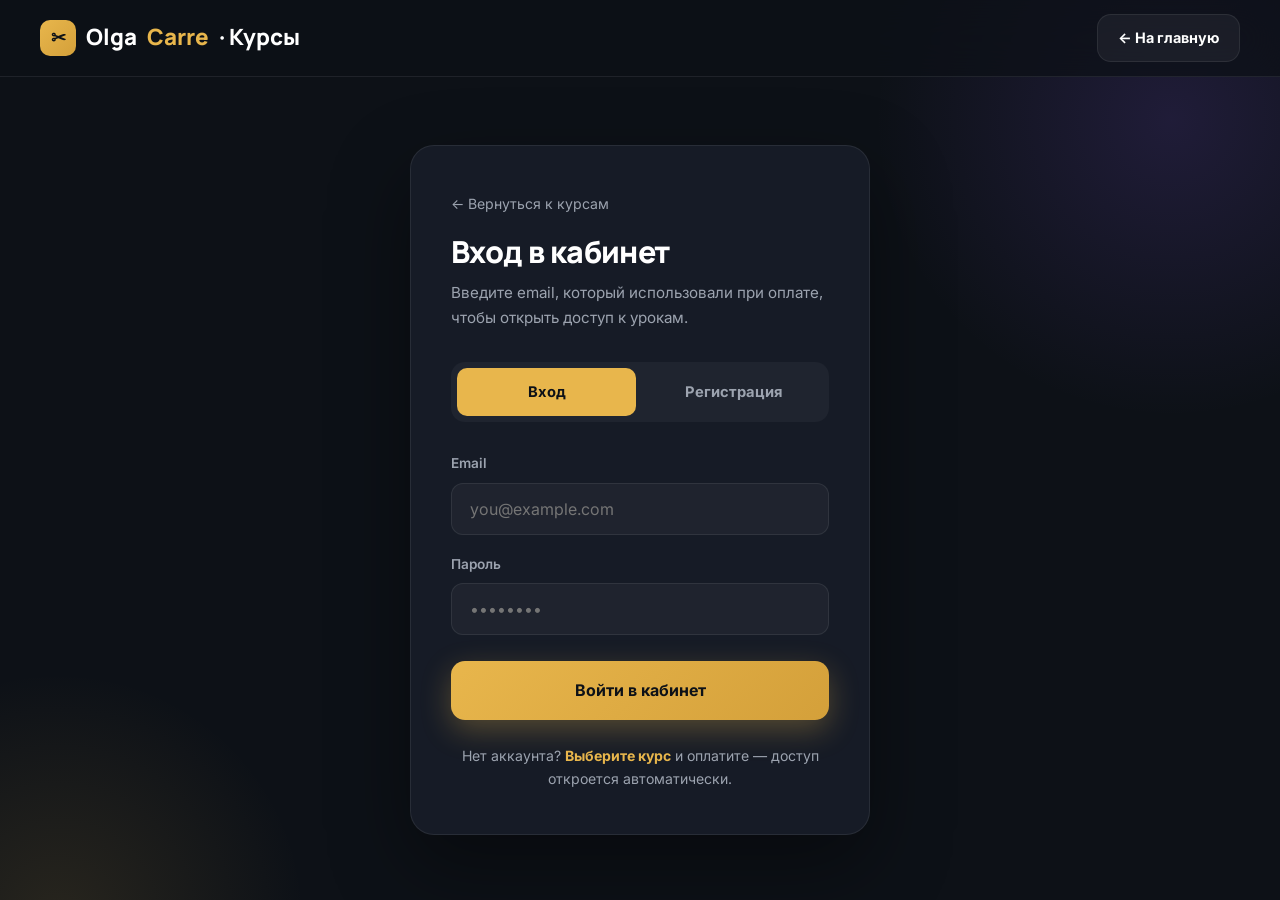
<file: cabinet.html>
<!DOCTYPE html>
<html lang="ru">
<head>
  <meta charset="UTF-8">
  <meta name="viewport" content="width=device-width, initial-scale=1.0">
  <title>Личный кабинет | Курсы Olga Carre</title>
  <meta name="robots" content="noindex, nofollow">
  <link rel="icon" href="/favicon.ico">
  <link rel="preconnect" href="https://fonts.googleapis.com">
  <link rel="preconnect" href="https://fonts.gstatic.com" crossorigin>
  <link href="https://fonts.googleapis.com/css2?family=Inter:wght@400;500;600;700;800&family=Manrope:wght@500;600;700;800&display=swap" rel="stylesheet">
  <link rel="stylesheet" href="style.css">

  <style>
    body{padding-top:80px}
    .cabinet{
      padding:50px 0 80px;
      min-height:100vh;
    }
    .cab-header{
      display:flex;
      justify-content:space-between;
      align-items:center;
      gap:20px;
      flex-wrap:wrap;
      margin-bottom:40px;
      padding-bottom:30px;
      border-bottom:1px solid var(--line);
    }
    .cab-header h1{font-size:2rem}
    .cab-header p{font-size:.95rem;margin-top:6px}
    .cab-user{
      display:flex;
      align-items:center;
      gap:14px;
      padding:14px 18px;
      background:var(--navy-2);
      border:1px solid var(--line);
      border-radius:16px;
    }
    .cab-avatar{
      width:44px;height:44px;
      border-radius:50%;
      background:linear-gradient(135deg,var(--gold),var(--gold-2));
      display:grid;place-items:center;
      color:var(--navy);
      font-weight:800;
      font-size:1.1rem;
    }
    .cab-user b{display:block;font-size:.95rem}
    .cab-user small{color:var(--muted);font-size:.82rem}

    .cab-layout{
      display:grid;
      grid-template-columns:300px 1fr;
      gap:30px;
      align-items:start;
    }

    .lessons-nav{
      background:var(--navy-2);
      border:1px solid var(--line);
      border-radius:20px;
      padding:20px;
      position:sticky;
      top:100px;
    }
    .lessons-nav h3{
      font-size:.82rem;
      text-transform:uppercase;
      letter-spacing:.12em;
      color:var(--muted);
      margin-bottom:16px;
      font-weight:800;
    }
    .lessons-nav ul{list-style:none}
    .lesson-link{
      display:flex;
      gap:12px;
      align-items:flex-start;
      padding:14px;
      border-radius:12px;
      cursor:pointer;
      transition:.2s;
      margin-bottom:6px;
      color:var(--muted);
      font-size:.92rem;
      line-height:1.4;
    }
    .lesson-link:hover{background:rgba(255,255,255,.04);color:var(--white)}
    .lesson-link.active{
      background:linear-gradient(135deg,rgba(232,182,76,.15),rgba(232,182,76,.05));
      color:var(--white);
      border-left:3px solid var(--gold);
    }
    .lesson-num{
      flex-shrink:0;
      width:26px;height:26px;
      border-radius:50%;
      background:rgba(255,255,255,.08);
      display:grid;place-items:center;
      font-size:.78rem;
      font-weight:800;
    }
    .lesson-link.active .lesson-num{
      background:var(--gold);
      color:var(--navy);
    }
    .lesson-link.done .lesson-num{
      background:#22c55e;
      color:#fff;
    }

    .lesson-content{
      background:var(--navy-2);
      border:1px solid var(--line);
      border-radius:20px;
      padding:38px;
    }
    .lesson-content h2{
      font-size:1.8rem;
      margin-bottom:20px;
    }
    .lesson-meta{
      display:flex;
      gap:20px;
      flex-wrap:wrap;
      color:var(--muted);
      font-size:.9rem;
      margin-bottom:26px;
      padding-bottom:26px;
      border-bottom:1px solid var(--line);
    }
    .lesson-meta span{display:flex;gap:6px;align-items:center}

    .video-wrap{
      aspect-ratio:16/9;
      background:#000;
      border-radius:16px;
      overflow:hidden;
      margin-bottom:30px;
      position:relative;
    }
    .video-wrap iframe,
    .video-wrap video{
      width:100%;height:100%;border:0;display:block;
    }
    .video-placeholder{
      position:absolute;
      inset:0;
      display:grid;
      place-items:center;
      background:linear-gradient(135deg,#0f172a,#1e293b);
      color:var(--muted);
      font-size:.95rem;
      text-align:center;
      padding:20px;
    }
    .video-placeholder .icon{
      font-size:3rem;
      margin-bottom:14px;
      display:block;
    }

    .lesson-text{margin-bottom:30px}
    .lesson-text h3{
      font-size:1.2rem;
      margin:24px 0 12px;
      color:var(--white);
    }
    .lesson-text p{
      color:#d1d5db;
      margin-bottom:14px;
      font-size:.98rem;
    }
    .lesson-text ul{
      list-style:none;
      margin:14px 0;
    }
    .lesson-text li{
      padding:8px 0 8px 26px;
      position:relative;
      color:#d1d5db;
      font-size:.96rem;
    }
    .lesson-text li::before{
      content:"▸";
      position:absolute;
      left:0;
      color:var(--gold);
      font-weight:800;
    }

    .lesson-actions{
      display:flex;
      justify-content:space-between;
      gap:14px;
      padding-top:26px;
      border-top:1px solid var(--line);
      flex-wrap:wrap;
    }

    .progress-bar{
      height:6px;
      background:rgba(255,255,255,.06);
      border-radius:99px;
      overflow:hidden;
      margin:10px 0 26px;
    }
    .progress-bar span{
      display:block;
      height:100%;
      background:linear-gradient(90deg,var(--gold),#f5d377);
      transition:.5s;
    }

    @media(max-width:900px){
      body{padding-top:70px}
      .cab-layout{grid-template-columns:1fr}
      .lessons-nav{position:static}
      .lesson-content{padding:24px}
      .cab-header{flex-direction:column;align-items:flex-start}
    }
  </style>
</head>
<body>

<header class="header">
  <div class="container header-inner">
    <a class="logo" href="index.html">
      <div class="logo-mark">✂</div>
      Olga <span>Carre</span> · Курсы
    </a>
    <div class="nav-cta">
      <button class="btn btn-outline" id="logoutBtn" style="padding:11px 20px;font-size:.9rem">Выйти</button>
    </div>
  </div>
</header>

<main class="cabinet">
  <div class="container">
    <div class="cab-header">
      <div>
        <h1>Ваш курс: <span id="courseName" style="color:var(--gold)">—</span></h1>
        <p>Проходите уроки в удобном темпе. Прогресс сохраняется автоматически.</p>
      </div>
      <div class="cab-user">
        <div class="cab-avatar" id="userAvatar">?</div>
        <div>
          <b id="userName">—</b>
          <small id="userEmail">—</small>
        </div>
      </div>
    </div>

    <div class="cab-layout">
      <aside class="lessons-nav">
        <h3>Уроки курса</h3>
        <ul id="lessonsList"></ul>
        <div class="progress-bar"><span id="progressFill" style="width:0%"></span></div>
        <small style="color:var(--muted);font-size:.82rem" id="progressText">Пройдено 0 из 0</small>
      </aside>

      <article class="lesson-content" id="lessonContent">
        <!-- Содержимое загружается скриптом -->
      </article>
    </div>
  </div>
</main>

<script>
/* =========================================================
   ЛИЧНЫЙ КАБИНЕТ — загружаем уроки из lessons.json
   ========================================================= */

// 1) Проверка авторизации
const user = JSON.parse(localStorage.getItem('course_user') || 'null');
if (!user || !user.email) {
  location.href = 'login.html';
}

// 2) Данные пользователя в шапку
document.getElementById('userName').textContent = user.name || 'Ученик';
document.getElementById('userEmail').textContent = user.email;
document.getElementById('userAvatar').textContent = (user.name || 'У').charAt(0).toUpperCase();

// 3) Названия курсов
const COURSE_TITLES = {
  korean: 'Корейские стрижки',
  english: 'Английские стрижки',
  color: 'Балаяж и шатуш',
  first: 'Первая стрижка',
  pro: 'Профессиональный курс'
};
document.getElementById('courseName').textContent = COURSE_TITLES[user.course] || 'Ваш курс';

// 4) Загружаем уроки
let lessons = [];
let currentIndex = 0;

async function loadLessons() {
  try {
    const resp = await fetch('lessons.json', { cache: 'no-store' });
    lessons = await resp.json();
    renderLessonsNav();
    renderLesson(0);
  } catch(e) {
    document.getElementById('lessonContent').innerHTML =
      '<h2>Ошибка загрузки</h2><p>Не удалось загрузить уроки. Обновите страницу.</p>';
  }
}

// Прогресс
function getProgress() {
  return JSON.parse(localStorage.getItem('progress_' + user.email) || '[]');
}
function markDone(idx) {
  const p = getProgress();
  if (!p.includes(idx)) {
    p.push(idx);
    localStorage.setItem('progress_' + user.email, JSON.stringify(p));
  }
  renderLessonsNav();
}

// Меню уроков
function renderLessonsNav() {
  const done = getProgress();
  const list = document.getElementById('lessonsList');
  list.innerHTML = lessons.map((lesson, i) => `
    <li>
      <div class="lesson-link ${i === currentIndex ? 'active' : ''} ${done.includes(i) ? 'done' : ''}" data-index="${i}">
        <div class="lesson-num">${done.includes(i) ? '✓' : i + 1}</div>
        <div>${lesson.title}</div>
      </div>
    </li>
  `).join('');

  // Клик по уроку
  list.querySelectorAll('.lesson-link').forEach(link => {
    link.addEventListener('click', () => {
      currentIndex = parseInt(link.dataset.index);
      renderLessonsNav();
      renderLesson(currentIndex);
    });
  });

  // Прогресс
  const percent = lessons.length ? Math.round((done.length / lessons.length) * 100) : 0;
  document.getElementById('progressFill').style.width = percent + '%';
  document.getElementById('progressText').textContent = `Пройдено ${done.length} из ${lessons.length}`;
}

// Отображение урока
function renderLesson(idx) {
  const lesson = lessons[idx];
  if (!lesson) return;

  const done = getProgress().includes(idx);
  const container = document.getElementById('lessonContent');

  // Видео
  let videoHtml = '';
  if (lesson.videoType === 'youtube' && lesson.videoId) {
    videoHtml = `<div class="video-wrap"><iframe src="https://www.youtube.com/embed/${lesson.videoId}" allowfullscreen loading="lazy" title="${lesson.title}"></iframe></div>`;
  } else if (lesson.videoType === 'vk' && lesson.videoId) {
    videoHtml = `<div class="video-wrap"><iframe src="${lesson.videoId}" allow="autoplay; encrypted-media; fullscreen; picture-in-picture" allowfullscreen loading="lazy"></iframe></div>`;
  } else if (lesson.videoType === 'mp4' && lesson.videoUrl) {
    videoHtml = `<div class="video-wrap"><video controls preload="metadata" poster="${lesson.poster || ''}"><source src="${lesson.videoUrl}" type="video/mp4"></video></div>`;
  } else {
    videoHtml = `<div class="video-wrap"><div class="video-placeholder"><div><span class="icon">🎥</span>Видео будет добавлено.<br><small>Укажите videoType и videoId в lessons.json</small></div></div></div>`;
  }

  // Теория
  const theoryHtml = lesson.theory || '<p>Материал урока будет добавлен.</p>';

  container.innerHTML = `
    <h2>${lesson.title}</h2>
    <div class="lesson-meta">
      <span>📚 Урок ${idx + 1} из ${lessons.length}</span>
      ${lesson.duration ? `<span>⏱ ${lesson.duration}</span>` : ''}
      ${done ? '<span style="color:#22c55e">✓ Пройден</span>' : ''}
    </div>
    ${videoHtml}
    <div class="lesson-text">${theoryHtml}</div>
    <div class="lesson-actions">
      <button class="btn btn-outline" id="prevBtn" ${idx === 0 ? 'disabled style="opacity:.4;cursor:not-allowed"' : ''}>← Предыдущий</button>
      <button class="btn btn-primary" id="doneBtn">${done ? '✓ Урок пройден' : 'Отметить как пройденный'}</button>
      <button class="btn btn-outline" id="nextBtn" ${idx === lessons.length - 1 ? 'disabled style="opacity:.4;cursor:not-allowed"' : ''}>Следующий →</button>
    </div>
  `;

  // Кнопки
  document.getElementById('prevBtn')?.addEventListener('click', () => {
    if (idx > 0) { currentIndex = idx - 1; renderLessonsNav(); renderLesson(currentIndex); }
  });
  document.getElementById('nextBtn')?.addEventListener('click', () => {
    if (idx < lessons.length - 1) { currentIndex = idx + 1; renderLessonsNav(); renderLesson(currentIndex); }
  });
  document.getElementById('doneBtn')?.addEventListener('click', () => {
    markDone(idx);
    renderLesson(idx);
  });
}

// Выход
document.getElementById('logoutBtn').addEventListener('click', () => {
  localStorage.removeItem('course_user');
  location.href = 'index.html';
});

loadLessons();
</script>
</body>
</html>
</file>
<file: style.css>
:root{
  --navy:#0d1117;
  --navy-2:#161b26;
  --navy-3:#1f2937;
  --gold:#e8b64c;
  --gold-2:#d4a03a;
  --purple:#8b5cf6;
  --blue:#3b82f6;
  --cream:#f9f6f0;
  --white:#fff;
  --muted:#9ca3af;
  --line:rgba(255,255,255,.08);
  --radius:20px;
  --container:min(1200px, calc(100% - 36px));
}
*{box-sizing:border-box;margin:0;padding:0}
html{scroll-behavior:smooth}
body{
  font-family:'Inter',sans-serif;
  color:var(--white);
  background:var(--navy);
  line-height:1.65;
  overflow-x:hidden;
}
img{max-width:100%;display:block}
a{color:inherit;text-decoration:none}
button{font:inherit;cursor:pointer;border:0;background:none;color:inherit}
.container{width:var(--container);margin:auto}

/* Typography */
h1,h2,h3,h4{font-family:'Manrope',sans-serif;line-height:1.15;letter-spacing:-.02em}
h1{font-size:clamp(2.4rem,5vw,4.2rem);font-weight:800}
h2{font-size:clamp(2rem,4vw,3rem);font-weight:800}
h3{font-size:1.5rem;font-weight:700}
p{color:var(--muted)}

/* Buttons */
.btn{
  display:inline-flex;
  align-items:center;
  justify-content:center;
  gap:10px;
  padding:16px 32px;
  border-radius:14px;
  font-weight:700;
  transition:.25s;
  font-size:1rem;
}
.btn-primary{
  background:linear-gradient(135deg,var(--gold),var(--gold-2));
  color:var(--navy);
  box-shadow:0 10px 30px rgba(232,182,76,.3);
}
.btn-primary:hover{
  transform:translateY(-3px);
  box-shadow:0 15px 40px rgba(232,182,76,.45);
}
.btn-outline{
  background:rgba(255,255,255,.05);
  color:var(--white);
  border:1px solid var(--line);
}
.btn-outline:hover{
  background:rgba(255,255,255,.1);
  transform:translateY(-2px);
}
.btn-purple{
  background:linear-gradient(135deg,var(--purple),#6d28d9);
  color:#fff;
  box-shadow:0 10px 30px rgba(139,92,246,.3);
}
.btn-purple:hover{
  transform:translateY(-3px);
  box-shadow:0 15px 40px rgba(139,92,246,.45);
}

/* Header */
.header{
  position:fixed;
  top:0;left:0;right:0;
  z-index:100;
  padding:14px 0;
  backdrop-filter:blur(20px);
  background:rgba(13,17,23,.75);
  border-bottom:1px solid var(--line);
  transition:.3s;
}
.header-inner{
  display:flex;
  align-items:center;
  justify-content:space-between;
  gap:30px;
}
.logo{
  font-family:'Manrope',sans-serif;
  font-weight:800;
  font-size:1.4rem;
  display:flex;
  align-items:center;
  gap:10px;
}
.logo-mark{
  width:36px;height:36px;
  border-radius:10px;
  background:linear-gradient(135deg,var(--gold),var(--gold-2));
  display:grid;place-items:center;
  color:var(--navy);
  font-size:1.1rem;
}
.logo span{color:var(--gold)}
.nav-links{display:flex;gap:28px;font-size:.92rem;font-weight:600}
.nav-links a{color:var(--muted);transition:.25s}
.nav-links a:hover{color:var(--gold)}
.nav-cta{display:flex;gap:10px;align-items:center}
.menu-toggle{display:none;font-size:1.5rem}

/* Section */
.section{padding:100px 0}
.section-eyebrow{
  display:inline-flex;
  align-items:center;
  gap:10px;
  font-size:.8rem;
  font-weight:700;
  text-transform:uppercase;
  letter-spacing:.15em;
  color:var(--gold);
  margin-bottom:16px;
}
.section-eyebrow::before{
  content:"";
  width:32px;height:2px;
  background:var(--gold);
  border-radius:2px;
}
.section-head{max-width:680px;margin-bottom:56px}
.section-head.center{text-align:center;margin-left:auto;margin-right:auto}
.section-head p{margin-top:16px;font-size:1.05rem}

/* Responsive */
@media(max-width:900px){
  .nav-links{display:none}
  .menu-toggle{display:block}
  .section{padding:70px 0}
}
</file>
